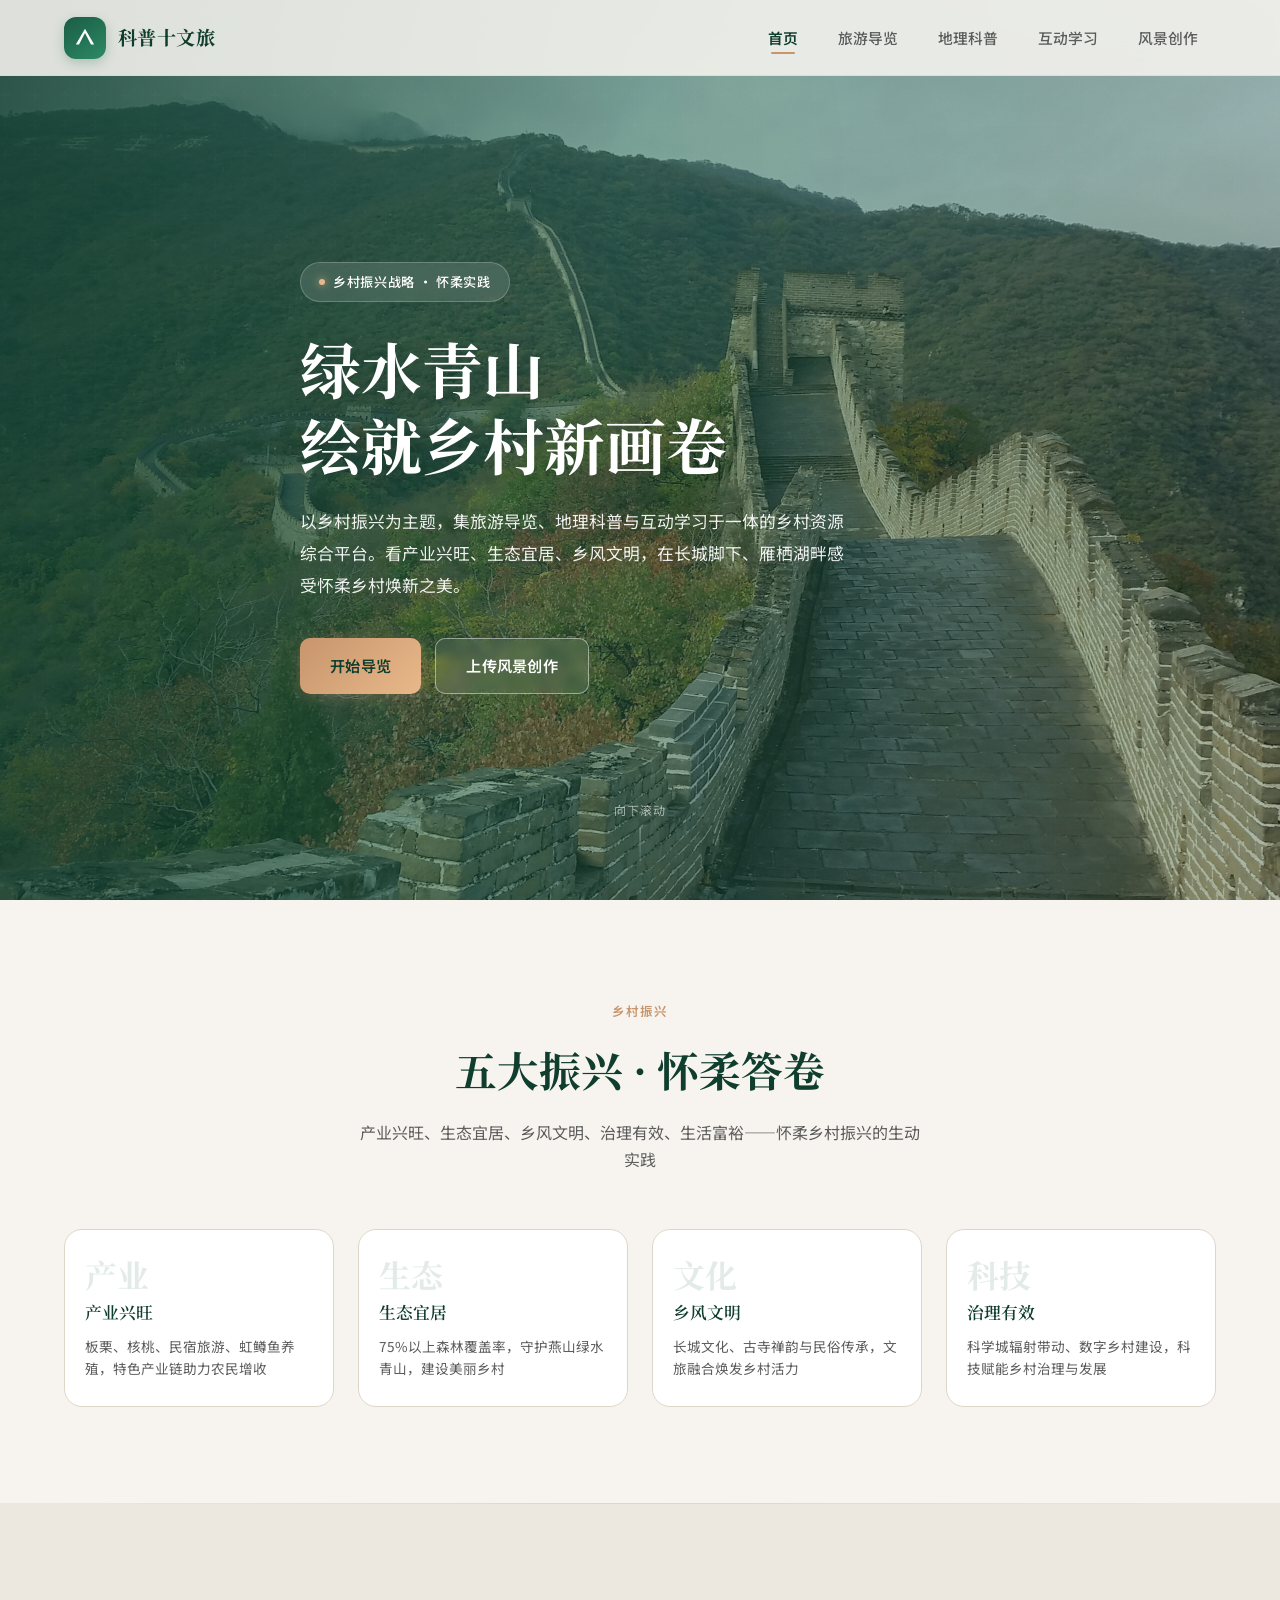
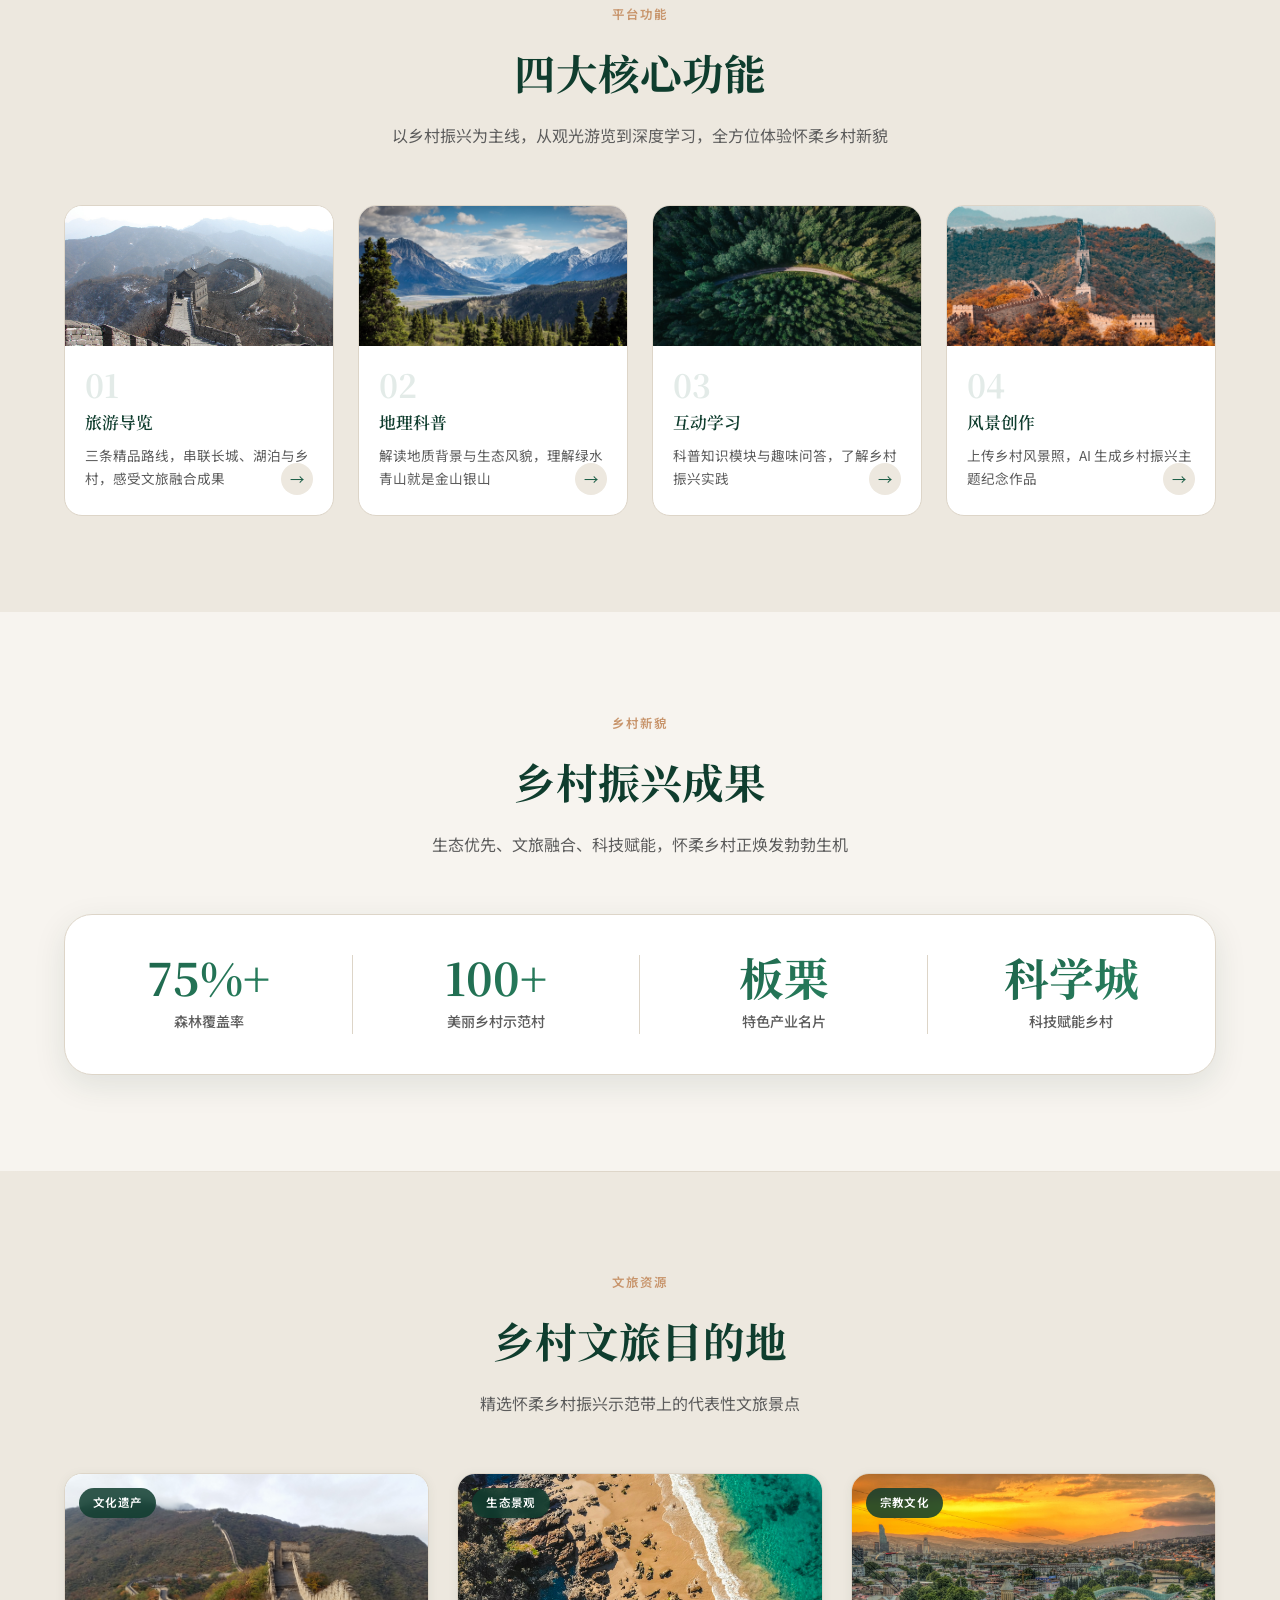
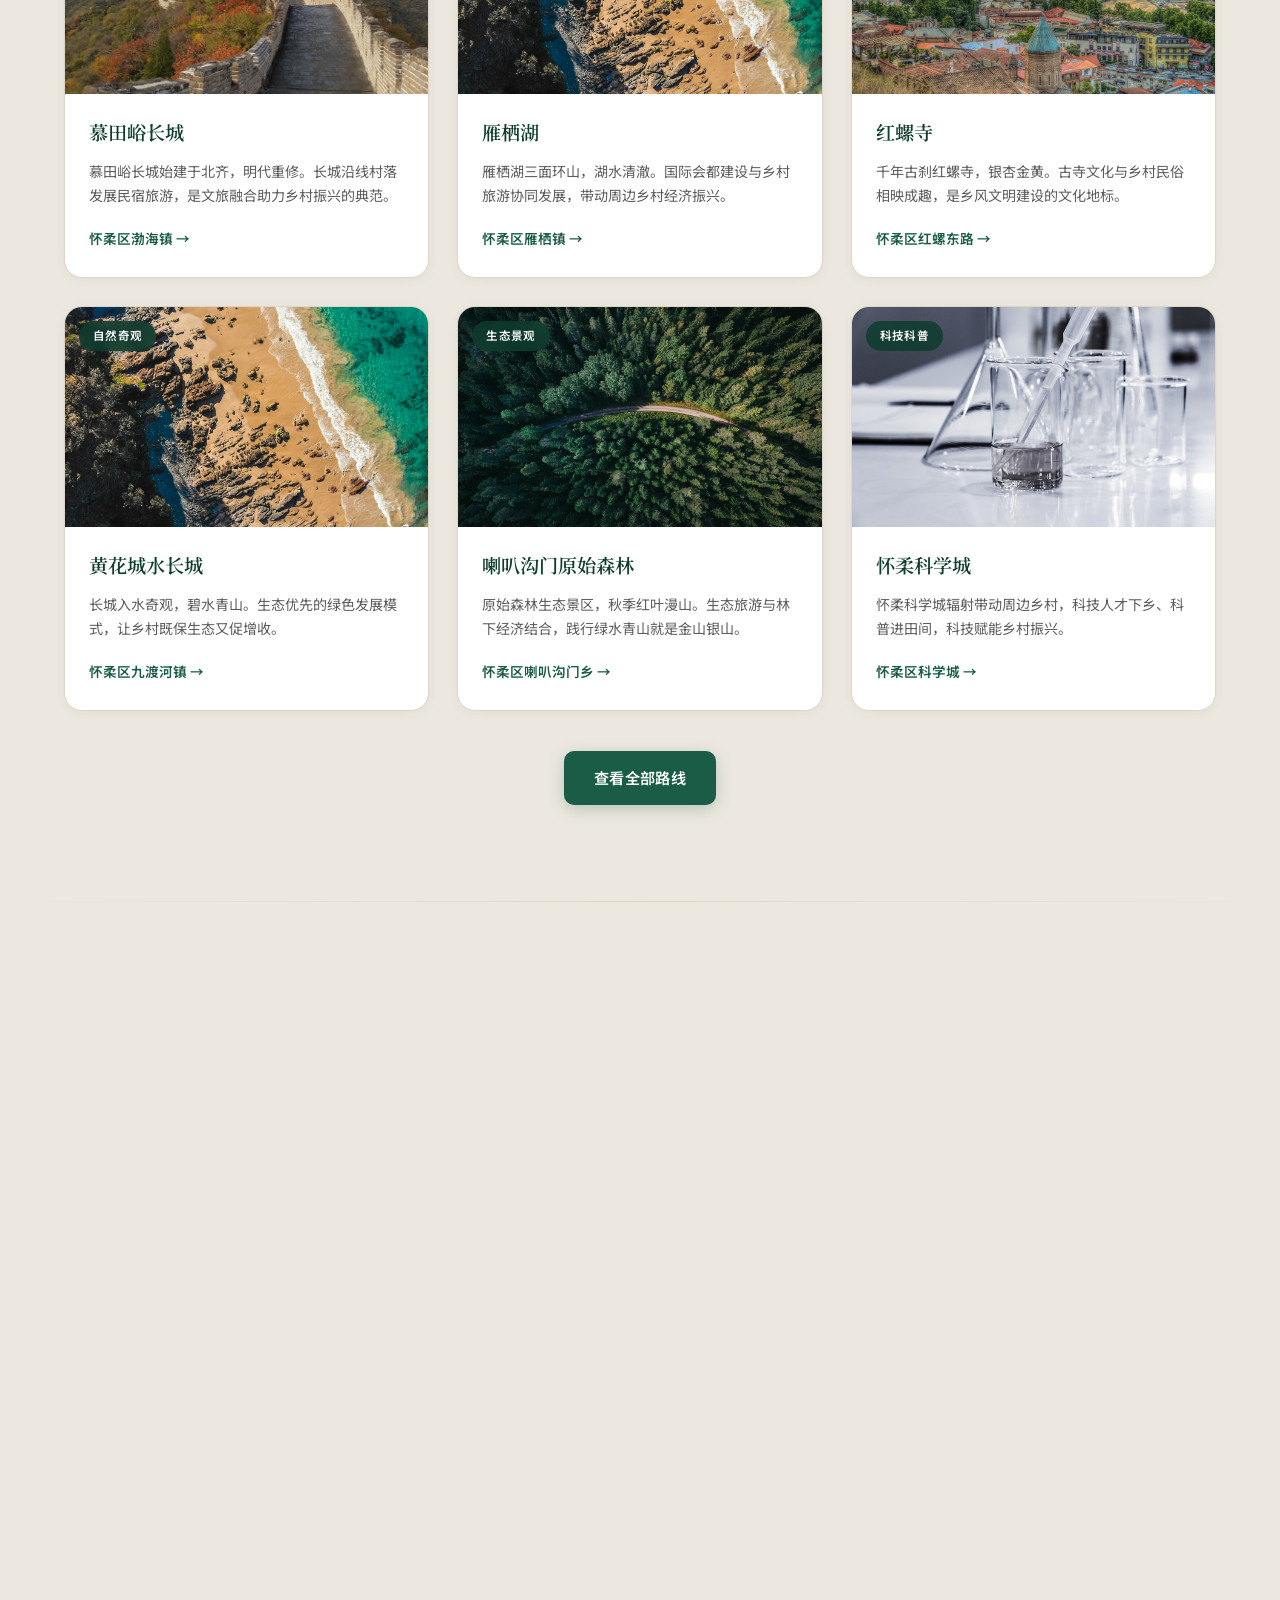
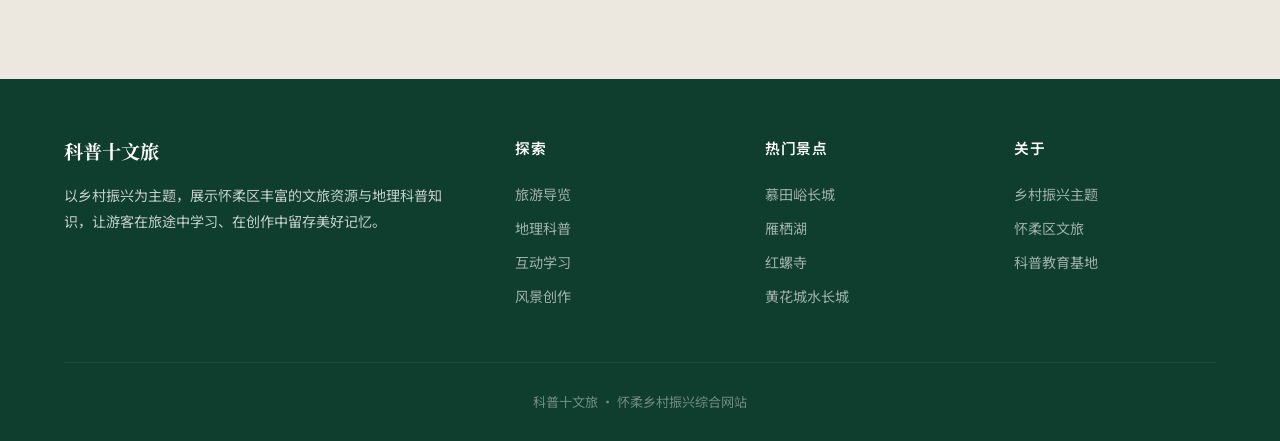
<file: index.html>
<!DOCTYPE html>
<html lang="zh-CN">
<head>
  <meta charset="UTF-8">
  <meta name="viewport" content="width=device-width, initial-scale=1.0">
  <title>科普十文旅 · 怀柔乡村振兴</title>
  <meta name="description" content="以乡村振兴为主题的怀柔乡村资源综合网站 - 旅游导览、地理科普、互动学习与AI风景创作">
  <link rel="stylesheet" href="css/main.css">
  <link rel="stylesheet" href="css/pages.css">
</head>
<body>
  <header class="site-header">
    <div class="container header-inner">
      <a href="index.html" class="logo">
        <span class="logo-icon"></span>
        <span>科普十文旅</span>
      </a>
      <nav class="nav-links">
        <a href="index.html">首页</a>
        <a href="guide.html">旅游导览</a>
        <a href="geography.html">地理科普</a>
        <a href="learn.html">互动学习</a>
        <a href="studio.html">风景创作</a>
      </nav>
      <button class="menu-toggle" aria-label="菜单">
        <span></span><span></span><span></span>
      </button>
    </div>
  </header>

  <section class="hero">
    <div class="hero-bg"></div>
    <div class="container hero-content">
      <span class="hero-tag">乡村振兴战略 · 怀柔实践</span>
      <h1>绿水青山<br>绘就乡村新画卷</h1>
      <p>以乡村振兴为主题，集旅游导览、地理科普与互动学习于一体的乡村资源综合平台。看产业兴旺、生态宜居、乡风文明，在长城脚下、雁栖湖畔感受怀柔乡村焕新之美。</p>
      <div class="hero-actions">
        <a href="guide.html" class="btn btn-primary">开始导览</a>
        <a href="studio.html" class="btn btn-outline">上传风景创作</a>
      </div>
    </div>
    <div class="hero-scroll">向下滚动</div>
  </section>

  <section class="section">
    <div class="container">
      <div class="section-header fade-in">
        <span class="section-label">乡村振兴</span>
        <h2>五大振兴 · 怀柔答卷</h2>
        <p>产业兴旺、生态宜居、乡风文明、治理有效、生活富裕——怀柔乡村振兴的生动实践</p>
      </div>
      <div class="feature-grid" style="margin-bottom:0;">
        <div class="feature-item fade-in" style="cursor:default;">
          <div class="feature-body" style="padding-top:28px;">
            <div class="feature-num">产业</div>
            <h3>产业兴旺</h3>
            <p>板栗、核桃、民宿旅游、虹鳟鱼养殖，特色产业链助力农民增收</p>
          </div>
        </div>
        <div class="feature-item fade-in" style="cursor:default;">
          <div class="feature-body" style="padding-top:28px;">
            <div class="feature-num">生态</div>
            <h3>生态宜居</h3>
            <p>75%以上森林覆盖率，守护燕山绿水青山，建设美丽乡村</p>
          </div>
        </div>
        <div class="feature-item fade-in" style="cursor:default;">
          <div class="feature-body" style="padding-top:28px;">
            <div class="feature-num">文化</div>
            <h3>乡风文明</h3>
            <p>长城文化、古寺禅韵与民俗传承，文旅融合焕发乡村活力</p>
          </div>
        </div>
        <div class="feature-item fade-in" style="cursor:default;">
          <div class="feature-body" style="padding-top:28px;">
            <div class="feature-num">科技</div>
            <h3>治理有效</h3>
            <p>科学城辐射带动、数字乡村建设，科技赋能乡村治理与发展</p>
          </div>
        </div>
      </div>
    </div>
  </section>

  <section class="section section-alt">
    <div class="container">
      <div class="section-header fade-in">
        <span class="section-label">平台功能</span>
        <h2>四大核心功能</h2>
        <p>以乡村振兴为主线，从观光游览到深度学习，全方位体验怀柔乡村新貌</p>
      </div>
      <div class="feature-grid">
        <a href="guide.html" class="feature-item fade-in">
          <div class="feature-thumb"><img src="image/mutianyu2.jpg" alt="旅游导览" loading="lazy"></div>
          <div class="feature-body">
            <div class="feature-num">01</div>
            <h3>旅游导览</h3>
            <p>三条精品路线，串联长城、湖泊与乡村，感受文旅融合成果</p>
          </div>
          <span class="feature-arrow">→</span>
        </a>
        <a href="geography.html" class="feature-item fade-in">
          <div class="feature-thumb"><img src="image/geology.jpg" alt="地理科普" loading="lazy"></div>
          <div class="feature-body">
            <div class="feature-num">02</div>
            <h3>地理科普</h3>
            <p>解读地质背景与生态风貌，理解绿水青山就是金山银山</p>
          </div>
          <span class="feature-arrow">→</span>
        </a>
        <a href="learn.html" class="feature-item fade-in">
          <div class="feature-thumb"><img src="image/forest.jpg" alt="互动学习" loading="lazy"></div>
          <div class="feature-body">
            <div class="feature-num">03</div>
            <h3>互动学习</h3>
            <p>科普知识模块与趣味问答，了解乡村振兴实践</p>
          </div>
          <span class="feature-arrow">→</span>
        </a>
        <a href="studio.html" class="feature-item fade-in">
          <div class="feature-thumb"><img src="image/studio-preview.jpg" alt="风景创作" loading="lazy"></div>
          <div class="feature-body">
            <div class="feature-num">04</div>
            <h3>风景创作</h3>
            <p>上传乡村风景照，AI 生成乡村振兴主题纪念作品</p>
          </div>
          <span class="feature-arrow">→</span>
        </a>
      </div>
    </div>
  </section>

  <section class="section">
    <div class="container">
      <div class="section-header fade-in">
        <span class="section-label">乡村新貌</span>
        <h2>乡村振兴成果</h2>
        <p>生态优先、文旅融合、科技赋能，怀柔乡村正焕发勃勃生机</p>
      </div>
      <div class="stats-bar fade-in">
        <div class="stat-item">
          <div class="stat-number">75%+</div>
          <div class="stat-label">森林覆盖率</div>
        </div>
        <div class="stat-item">
          <div class="stat-number">100+</div>
          <div class="stat-label">美丽乡村示范村</div>
        </div>
        <div class="stat-item">
          <div class="stat-number">板栗</div>
          <div class="stat-label">特色产业名片</div>
        </div>
        <div class="stat-item">
          <div class="stat-number">科学城</div>
          <div class="stat-label">科技赋能乡村</div>
        </div>
      </div>
    </div>
  </section>

  <section class="section section-alt">
    <div class="container">
      <div class="section-header fade-in">
        <span class="section-label">文旅资源</span>
        <h2>乡村文旅目的地</h2>
        <p>精选怀柔乡村振兴示范带上的代表性文旅景点</p>
      </div>
      <div class="card-grid" id="spots-grid"></div>
      <div class="text-center mt-40">
        <a href="guide.html" class="btn btn-secondary">查看全部路线</a>
      </div>
    </div>
  </section>

  <section class="section section-alt">
    <div class="container">
      <div class="section-header fade-in">
        <span class="section-label">AI 创作</span>
        <h2>乡村振兴主题创作</h2>
        <p>记录乡村新貌，用 AI 生成具有乡村振兴主题的图文与海报作品</p>
      </div>
      <div class="ai-steps-grid fade-in">
        <div class="ai-steps-content">
          <h3>三步完成创作</h3>
          <div class="step-list">
            <div class="step-item">
              <span class="step-num">1</span>
              <span class="step-text">上传怀柔乡村风景、田野、民宿或景点照片</span>
            </div>
            <div class="step-item">
              <span class="step-num">2</span>
              <span class="step-text">选择创作类型：乡村振兴主题海报 / 图文游记 / 风景故事</span>
            </div>
            <div class="step-item">
              <span class="step-num">3</span>
              <span class="step-text">七牛云 AI 一键生成，分享你的乡村故事</span>
            </div>
          </div>
          <a href="studio.html" class="btn btn-primary">立即体验</a>
        </div>
        <div class="ai-preview">
          <img src="image/studio-preview.jpg" alt="风景创作预览" loading="lazy">
          <span class="ai-preview-badge">乡村振兴 · AI 创作</span>
        </div>
      </div>
    </div>
  </section>

  <footer class="site-footer">
    <div class="container">
      <div class="footer-grid">
        <div class="footer-brand">
          <h3>科普十文旅</h3>
          <p>以乡村振兴为主题，展示怀柔区丰富的文旅资源与地理科普知识，让游客在旅途中学习、在创作中留存美好记忆。</p>
        </div>
        <div class="footer-col">
          <h4>探索</h4>
          <a href="guide.html">旅游导览</a>
          <a href="geography.html">地理科普</a>
          <a href="learn.html">互动学习</a>
          <a href="studio.html">风景创作</a>
        </div>
        <div class="footer-col">
          <h4>热门景点</h4>
          <a href="guide.html">慕田峪长城</a>
          <a href="guide.html">雁栖湖</a>
          <a href="guide.html">红螺寺</a>
          <a href="guide.html">黄花城水长城</a>
        </div>
        <div class="footer-col">
          <h4>关于</h4>
          <a href="#">乡村振兴主题</a>
          <a href="#">怀柔区文旅</a>
          <a href="#">科普教育基地</a>
        </div>
      </div>
      <div class="footer-bottom">
        <p>科普十文旅 · 怀柔乡村振兴综合网站</p>
      </div>
    </div>
  </footer>

  <script src="js/data.js"></script>
  <script src="js/main.js"></script>
  <script>
    document.addEventListener('DOMContentLoaded', () => {
      renderSpots(document.getElementById('spots-grid'), 6);
    });
  </script>
</body>
</html>
</file>
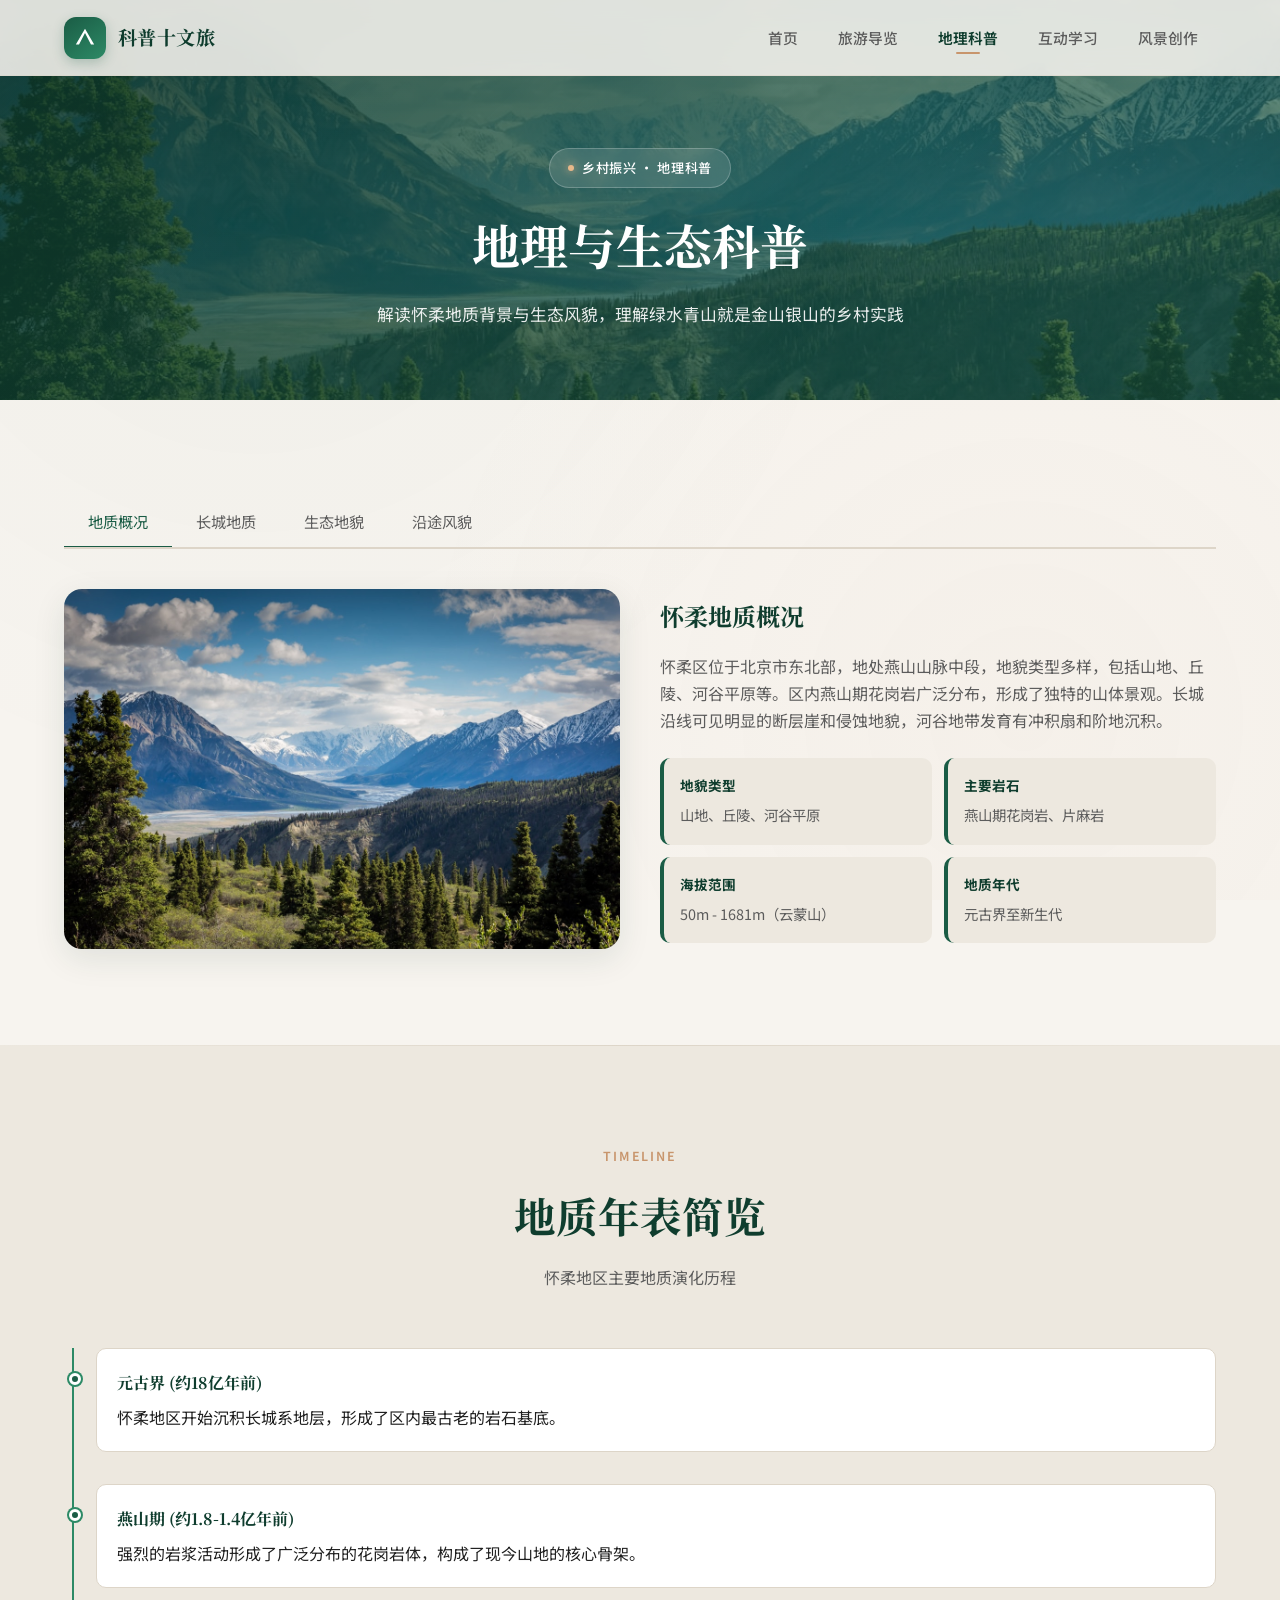
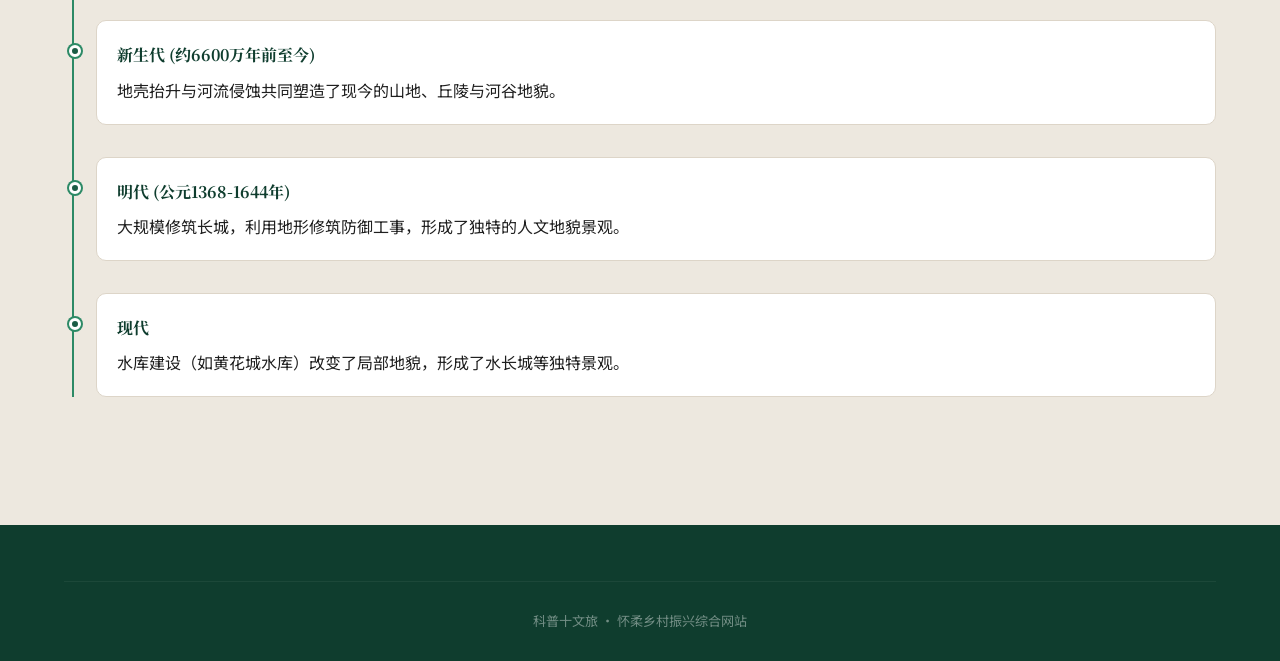
<file: geography.html>
<!DOCTYPE html>
<html lang="zh-CN">
<head>
  <meta charset="UTF-8">
  <meta name="viewport" content="width=device-width, initial-scale=1.0">
  <title>地理科普 · 科普十文旅</title>
  <link rel="stylesheet" href="css/main.css">
  <link rel="stylesheet" href="css/pages.css">
</head>
<body>
  <header class="site-header">
    <div class="container header-inner">
      <a href="index.html" class="logo">
        <span class="logo-icon"></span>
        <span>科普十文旅</span>
      </a>
      <nav class="nav-links">
        <a href="index.html">首页</a>
        <a href="guide.html">旅游导览</a>
        <a href="geography.html">地理科普</a>
        <a href="learn.html">互动学习</a>
        <a href="studio.html">风景创作</a>
      </nav>
      <button class="menu-toggle" aria-label="菜单"><span></span><span></span><span></span></button>
    </div>
  </header>

  <section class="page-hero page-hero-geo">
    <div class="page-hero-bg"></div>
    <div class="container">
      <span class="hero-tag" style="margin-bottom:16px;">乡村振兴 · 地理科普</span>
      <h1>地理与生态科普</h1>
      <p>解读怀柔地质背景与生态风貌，理解绿水青山就是金山银山的乡村实践</p>
    </div>
  </section>

  <section class="section">
    <div class="container">
      <div class="geo-tabs" id="geo-tabs">
        <button class="geo-tab active" data-panel="overview">地质概况</button>
        <button class="geo-tab" data-panel="greatwall">长城地质</button>
        <button class="geo-tab" data-panel="ecology">生态地貌</button>
        <button class="geo-tab" data-panel="scenery">沿途风貌</button>
      </div>
      <div id="geo-panels"></div>
    </div>
  </section>

  <section class="section section-alt">
    <div class="container">
      <div class="section-header">
        <span class="section-label">Timeline</span>
        <h2>地质年表简览</h2>
        <p>怀柔地区主要地质演化历程</p>
      </div>
      <div class="timeline" id="geo-timeline"></div>
    </div>
  </section>

  <footer class="site-footer">
    <div class="container"><div class="footer-bottom"><p>科普十文旅 · 怀柔乡村振兴综合网站</p></div></div>
  </footer>

  <script src="js/data.js"></script>
  <script src="js/main.js"></script>
  <script src="js/geography.js"></script>
</body>
</html>
</file>
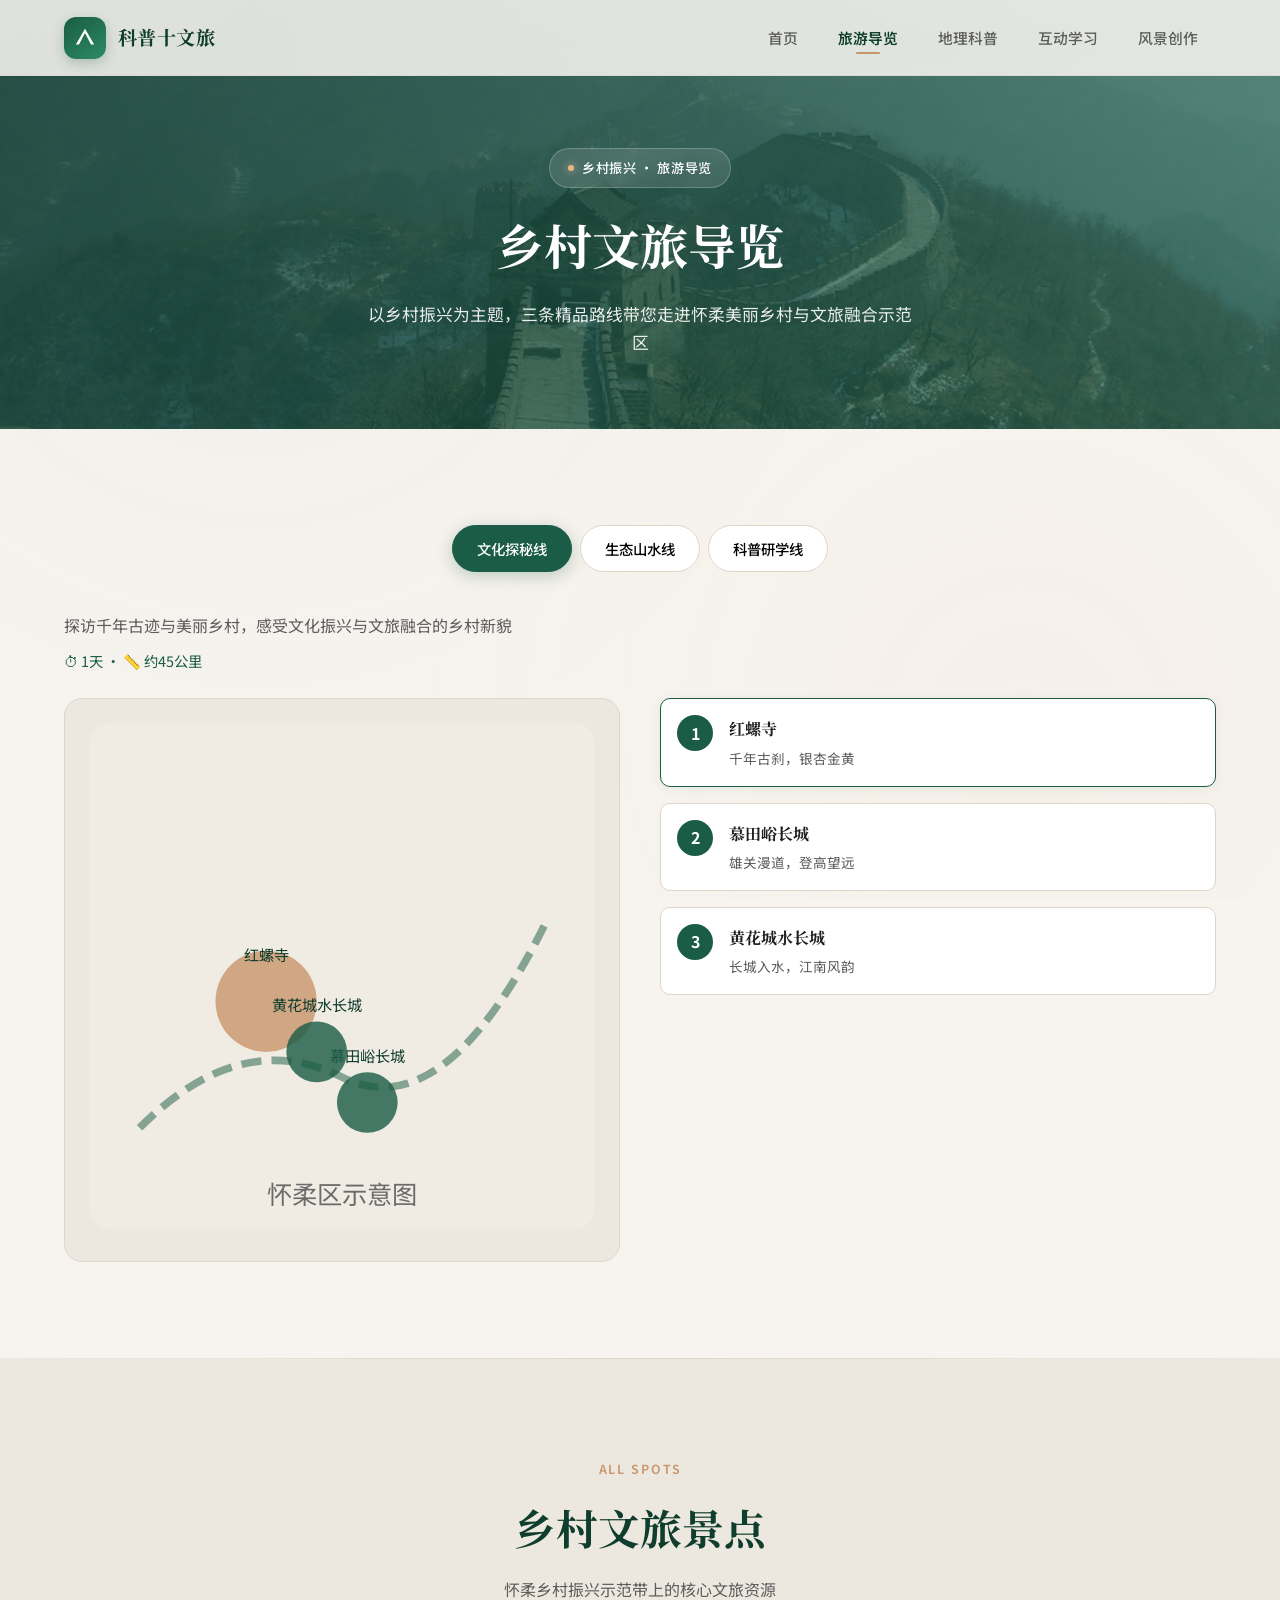
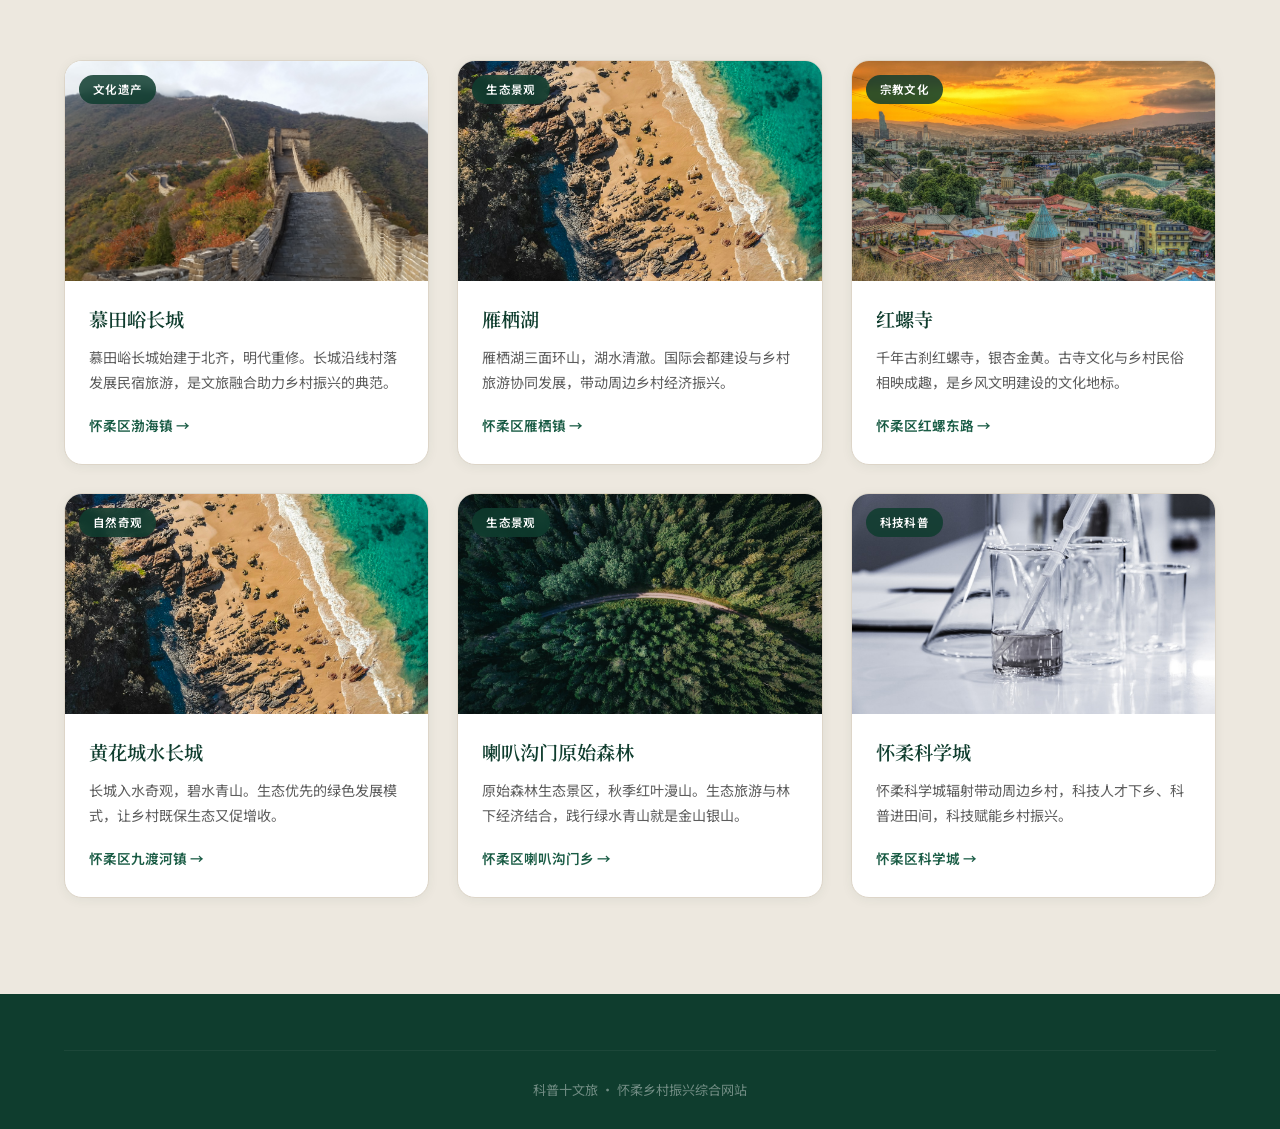
<file: guide.html>
<!DOCTYPE html>
<html lang="zh-CN">
<head>
  <meta charset="UTF-8">
  <meta name="viewport" content="width=device-width, initial-scale=1.0">
  <title>旅游导览 · 科普十文旅</title>
  <link rel="stylesheet" href="css/main.css">
  <link rel="stylesheet" href="css/pages.css">
</head>
<body>
  <header class="site-header">
    <div class="container header-inner">
      <a href="index.html" class="logo">
        <span class="logo-icon"></span>
        <span>科普十文旅</span>
      </a>
      <nav class="nav-links">
        <a href="index.html">首页</a>
        <a href="guide.html">旅游导览</a>
        <a href="geography.html">地理科普</a>
        <a href="learn.html">互动学习</a>
        <a href="studio.html">风景创作</a>
      </nav>
      <button class="menu-toggle" aria-label="菜单"><span></span><span></span><span></span></button>
    </div>
  </header>

  <section class="page-hero page-hero-guide">
    <div class="page-hero-bg"></div>
    <div class="container">
      <span class="hero-tag" style="margin-bottom:16px;">乡村振兴 · 旅游导览</span>
      <h1>乡村文旅导览</h1>
      <p>以乡村振兴为主题，三条精品路线带您走进怀柔美丽乡村与文旅融合示范区</p>
    </div>
  </section>

  <section class="section">
    <div class="container">
      <div class="route-tabs" id="route-tabs"></div>
      <div id="route-details"></div>
    </div>
  </section>

  <section class="section section-alt">
    <div class="container">
      <div class="section-header">
        <span class="section-label">All Spots</span>
        <h2>乡村文旅景点</h2>
        <p>怀柔乡村振兴示范带上的核心文旅资源</p>
      </div>
      <div class="card-grid" id="all-spots"></div>
    </div>
  </section>

  <footer class="site-footer">
    <div class="container"><div class="footer-bottom"><p>科普十文旅 · 怀柔乡村振兴综合网站</p></div></div>
  </footer>

  <script src="js/data.js"></script>
  <script src="js/main.js"></script>
  <script src="js/guide.js"></script>
</body>
</html>
</file>
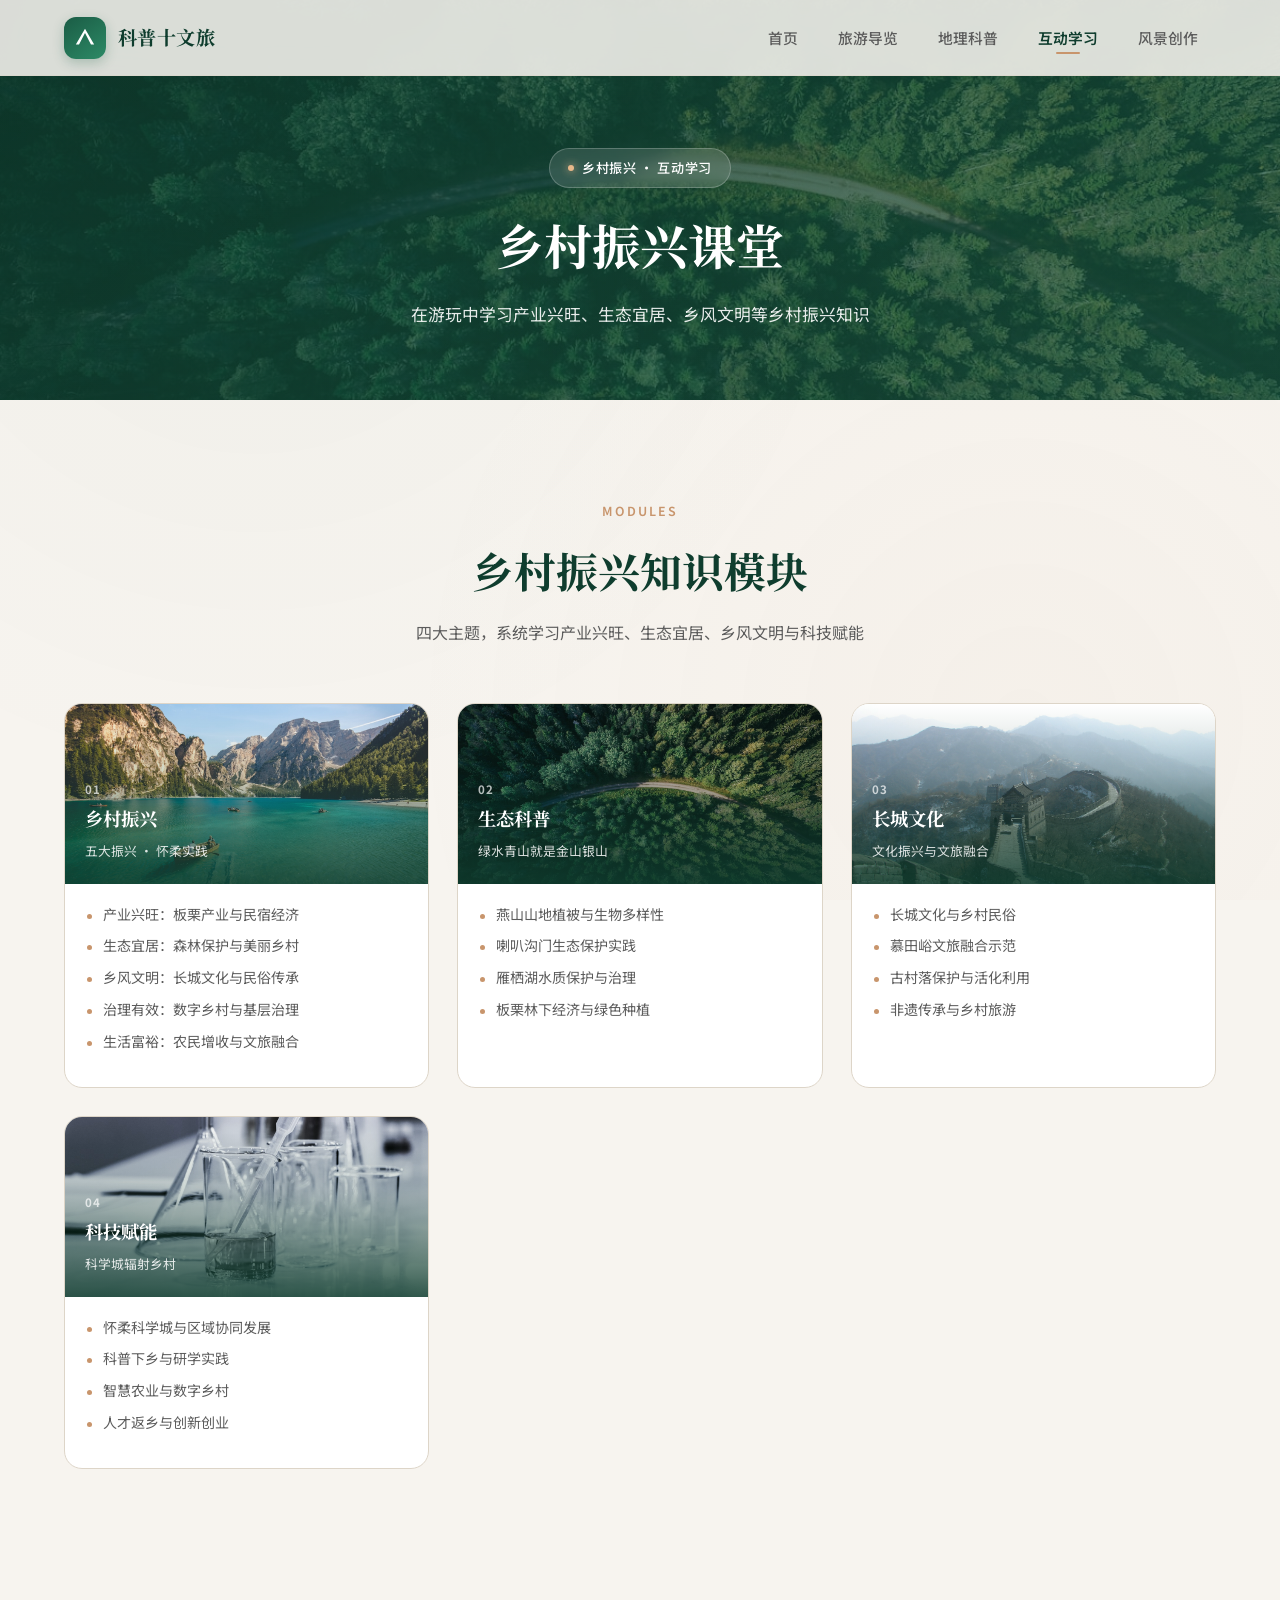
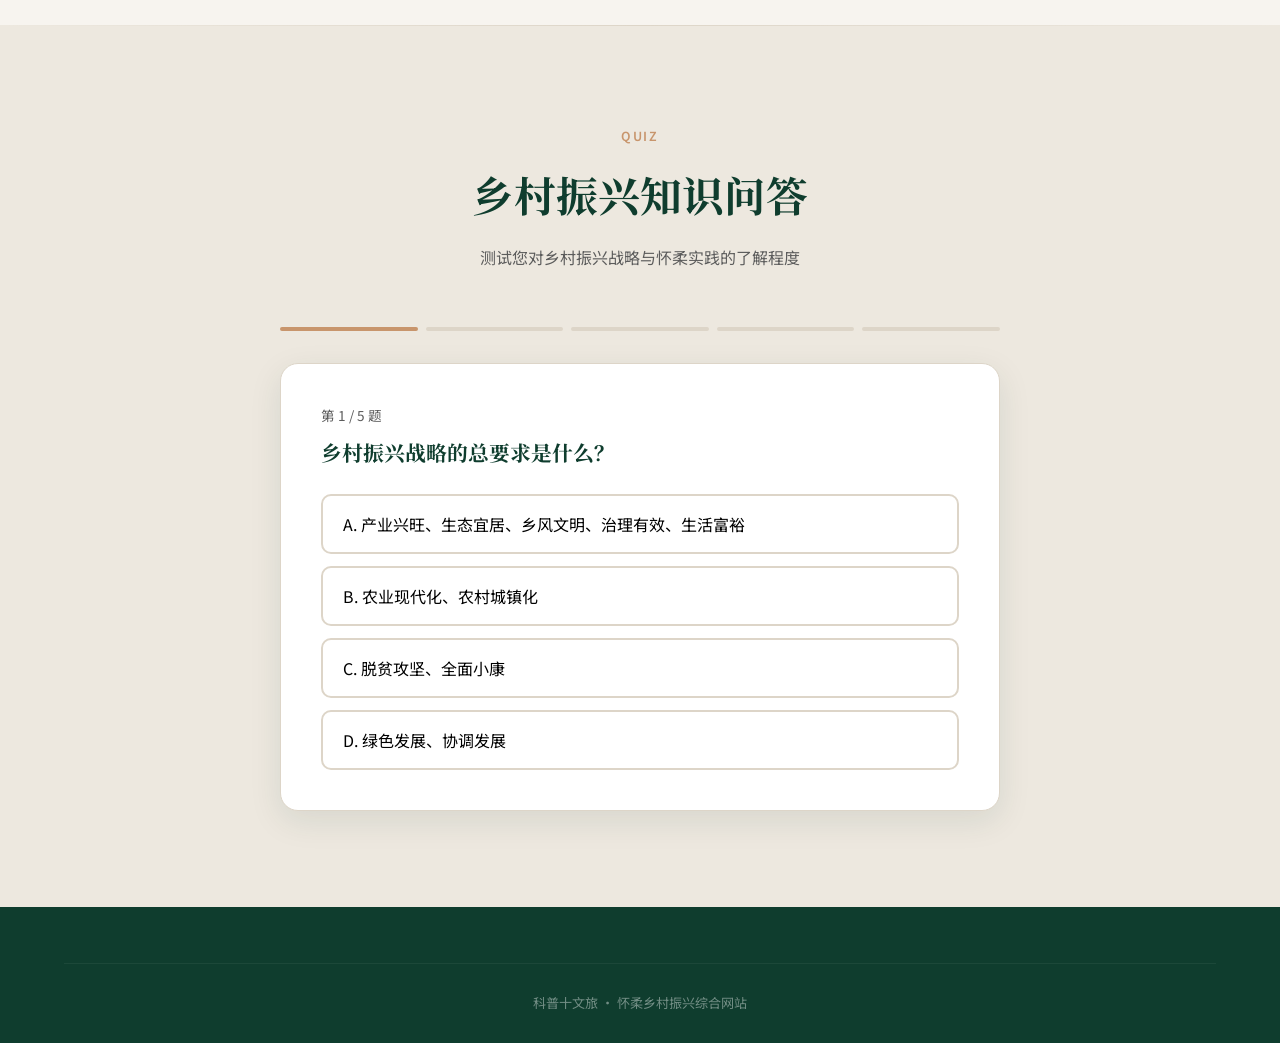
<file: learn.html>
<!DOCTYPE html>
<html lang="zh-CN">
<head>
  <meta charset="UTF-8">
  <meta name="viewport" content="width=device-width, initial-scale=1.0">
  <title>互动学习 · 科普十文旅</title>
  <link rel="stylesheet" href="css/main.css">
  <link rel="stylesheet" href="css/pages.css">
</head>
<body>
  <header class="site-header">
    <div class="container header-inner">
      <a href="index.html" class="logo">
        <span class="logo-icon"></span>
        <span>科普十文旅</span>
      </a>
      <nav class="nav-links">
        <a href="index.html">首页</a>
        <a href="guide.html">旅游导览</a>
        <a href="geography.html">地理科普</a>
        <a href="learn.html">互动学习</a>
        <a href="studio.html">风景创作</a>
      </nav>
      <button class="menu-toggle" aria-label="菜单"><span></span><span></span><span></span></button>
    </div>
  </header>

  <section class="page-hero page-hero-learn">
    <div class="page-hero-bg"></div>
    <div class="container">
      <span class="hero-tag" style="margin-bottom:16px;">乡村振兴 · 互动学习</span>
      <h1>乡村振兴课堂</h1>
      <p>在游玩中学习产业兴旺、生态宜居、乡风文明等乡村振兴知识</p>
    </div>
  </section>

  <section class="section">
    <div class="container">
      <div class="section-header">
        <span class="section-label">Modules</span>
        <h2>乡村振兴知识模块</h2>
        <p>四大主题，系统学习产业兴旺、生态宜居、乡风文明与科技赋能</p>
      </div>
      <div class="learn-modules" id="learn-modules"></div>
    </div>
  </section>

  <section class="section section-alt">
    <div class="container">
      <div class="section-header">
        <span class="section-label">Quiz</span>
        <h2>乡村振兴知识问答</h2>
        <p>测试您对乡村振兴战略与怀柔实践的了解程度</p>
      </div>
      <div class="quiz-container" id="quiz-container"></div>
    </div>
  </section>

  <footer class="site-footer">
    <div class="container"><div class="footer-bottom"><p>科普十文旅 · 怀柔乡村振兴综合网站</p></div></div>
  </footer>

  <script src="js/data.js"></script>
  <script src="js/main.js"></script>
  <script src="js/learn.js"></script>
</body>
</html>
</file>
<file: css/main.css>
@import url('https://fonts.googleapis.com/css2?family=Noto+Sans+SC:wght@300;400;500;600;700&family=Noto+Serif+SC:wght@400;600;700&display=swap');
@import url('variables.css');

*, *::before, *::after {
  box-sizing: border-box;
  margin: 0;
  padding: 0;
}

html {
  scroll-behavior: smooth;
  font-size: 16px;
}

body {
  font-family: var(--font-sans);
  color: var(--color-text);
  background: var(--color-bg);
  line-height: 1.7;
  overflow-x: hidden;
  -webkit-font-smoothing: antialiased;
}

body::before {
  content: '';
  position: fixed;
  inset: 0;
  background-image: radial-gradient(circle at 20% 20%, rgba(26, 92, 69, 0.03) 0%, transparent 50%),
    radial-gradient(circle at 80% 80%, rgba(200, 149, 108, 0.04) 0%, transparent 50%);
  pointer-events: none;
  z-index: -1;
}

img {
  max-width: 100%;
  height: auto;
  display: block;
}

a {
  color: inherit;
  text-decoration: none;
}

ul { list-style: none; }

.container {
  width: min(1180px, 90vw);
  margin: 0 auto;
}

/* Header */
.site-header {
  position: fixed;
  top: 0;
  left: 0;
  right: 0;
  height: var(--header-height);
  background: rgba(247, 244, 239, 0.88);
  backdrop-filter: blur(16px) saturate(1.2);
  border-bottom: 1px solid rgba(221, 213, 200, 0.6);
  z-index: 1000;
  transition: var(--transition);
}

.site-header.scrolled {
  background: rgba(255, 255, 255, 0.95);
  box-shadow: var(--shadow-sm);
}

.header-inner {
  display: flex;
  align-items: center;
  justify-content: space-between;
  height: 100%;
}

.logo {
  display: flex;
  align-items: center;
  gap: 12px;
  font-family: var(--font-serif);
  font-weight: 700;
  font-size: 1.2rem;
  color: var(--color-primary-dark);
  letter-spacing: 0.02em;
}

.logo-icon {
  width: 42px;
  height: 42px;
  background: linear-gradient(145deg, var(--color-primary), var(--color-primary-light));
  border-radius: 12px;
  display: flex;
  align-items: center;
  justify-content: center;
  box-shadow: 0 4px 12px rgba(26, 92, 69, 0.25);
}

.logo-icon svg {
  width: 22px;
  height: 22px;
  fill: white;
}

.nav-links {
  display: flex;
  gap: 4px;
}

.nav-links a {
  position: relative;
  padding: 10px 18px;
  border-radius: var(--radius-sm);
  font-size: 0.92rem;
  font-weight: 500;
  color: var(--color-text-muted);
  transition: var(--transition);
}

.nav-links a::after {
  content: '';
  position: absolute;
  bottom: 6px;
  left: 50%;
  width: 0;
  height: 2px;
  background: var(--color-accent);
  transition: var(--transition);
  transform: translateX(-50%);
  border-radius: 1px;
}

.nav-links a:hover {
  color: var(--color-primary);
}

.nav-links a:hover::after,
.nav-links a.active::after {
  width: 24px;
}

.nav-links a.active {
  color: var(--color-primary-dark);
  font-weight: 600;
}

.menu-toggle {
  display: none;
  background: none;
  border: none;
  cursor: pointer;
  padding: 8px;
}

.menu-toggle span {
  display: block;
  width: 22px;
  height: 2px;
  background: var(--color-primary);
  margin: 5px 0;
  border-radius: 1px;
  transition: var(--transition);
}

/* Hero */
.hero {
  position: relative;
  min-height: 100vh;
  display: flex;
  align-items: center;
  padding-top: var(--header-height);
  overflow: hidden;
}

.hero-bg {
  position: absolute;
  inset: 0;
  background:
    linear-gradient(105deg, rgba(15, 61, 46, 0.88) 0%, rgba(26, 92, 69, 0.55) 45%, rgba(15, 61, 46, 0.35) 100%),
    url('../image/hero.jpg') center/cover no-repeat;
  z-index: -2;
  transform: scale(1.02);
  animation: heroZoom 20s ease-in-out infinite alternate;
}

@keyframes heroZoom {
  from { transform: scale(1.02); }
  to { transform: scale(1.08); }
}

.hero::after {
  content: '';
  position: absolute;
  inset: 0;
  background: url("data:image/svg+xml,%3Csvg width='60' height='60' viewBox='0 0 60 60' xmlns='http://www.w3.org/2000/svg'%3E%3Cg fill='none' fill-rule='evenodd'%3E%3Cg fill='%23ffffff' fill-opacity='0.03'%3E%3Cpath d='M36 34v-4h-2v4h-4v2h4v4h2v-4h4v-2h-4zm0-30V0h-2v4h-4v2h4v4h2V6h4V4h-4zM6 34v-4H4v4H0v2h4v4h2v-4h4v-2H6zM6 4V0H4v4H0v2h4v4h2V6h4V4H6z'/%3E%3C/g%3E%3C/g%3E%3C/svg%3E");
  z-index: -1;
  opacity: 0.5;
}

.hero-content {
  color: white;
  max-width: 680px;
  padding: 80px 0 100px;
}

.hero-tag {
  display: inline-flex;
  align-items: center;
  gap: 8px;
  padding: 8px 18px;
  background: rgba(255, 255, 255, 0.12);
  border: 1px solid rgba(255, 255, 255, 0.22);
  border-radius: 30px;
  font-size: 0.82rem;
  font-weight: 500;
  margin-bottom: 28px;
  backdrop-filter: blur(8px);
  letter-spacing: 0.05em;
}

.hero-tag::before {
  content: '';
  width: 6px;
  height: 6px;
  background: var(--color-accent-light);
  border-radius: 50%;
  box-shadow: 0 0 8px var(--color-accent-light);
}

.hero h1 {
  font-family: var(--font-serif);
  font-size: clamp(2.4rem, 5.5vw, 3.8rem);
  line-height: 1.25;
  margin-bottom: 24px;
  font-weight: 700;
  text-shadow: 0 2px 24px rgba(0, 0, 0, 0.2);
}

.hero p {
  font-size: 1.05rem;
  opacity: 0.92;
  margin-bottom: 36px;
  line-height: 1.9;
  max-width: 560px;
}

.hero-actions {
  display: flex;
  gap: 14px;
  flex-wrap: wrap;
}

.hero-scroll {
  position: absolute;
  bottom: 32px;
  left: 50%;
  transform: translateX(-50%);
  color: rgba(255, 255, 255, 0.6);
  font-size: 0.75rem;
  letter-spacing: 0.1em;
  display: flex;
  flex-direction: column;
  align-items: center;
  gap: 8px;
}

.hero-scroll::after {
  content: '';
  width: 1px;
  height: 40px;
  background: linear-gradient(to bottom, rgba(255,255,255,0.5), transparent);
  animation: scrollLine 2s ease infinite;
}

@keyframes scrollLine {
  0%, 100% { opacity: 0.3; transform: scaleY(0.6); }
  50% { opacity: 1; transform: scaleY(1); }
}

/* Buttons */
.btn {
  display: inline-flex;
  align-items: center;
  gap: 8px;
  padding: 14px 30px;
  border-radius: var(--radius-sm);
  font-size: 0.95rem;
  font-weight: 600;
  border: none;
  cursor: pointer;
  transition: var(--transition);
  font-family: inherit;
  letter-spacing: 0.02em;
}

.btn-primary {
  background: linear-gradient(135deg, var(--color-accent), var(--color-accent-light));
  color: var(--color-primary-dark);
  box-shadow: 0 4px 16px rgba(200, 149, 108, 0.35);
}

.btn-primary:hover {
  transform: translateY(-3px);
  box-shadow: 0 8px 28px rgba(200, 149, 108, 0.45);
}

.btn-outline {
  background: rgba(255, 255, 255, 0.08);
  color: white;
  border: 1.5px solid rgba(255, 255, 255, 0.45);
  backdrop-filter: blur(4px);
}

.btn-outline:hover {
  background: rgba(255, 255, 255, 0.18);
  border-color: white;
}

.btn-secondary {
  background: var(--color-primary);
  color: white;
  box-shadow: 0 4px 16px rgba(26, 92, 69, 0.25);
}

.btn-secondary:hover {
  background: var(--color-primary-dark);
  transform: translateY(-3px);
  box-shadow: var(--shadow-md);
}

/* Sections */
.section {
  padding: 96px 0;
  position: relative;
}

.section-header {
  text-align: center;
  margin-bottom: 56px;
}

.section-label {
  display: inline-block;
  font-size: 0.78rem;
  font-weight: 600;
  letter-spacing: 0.15em;
  text-transform: uppercase;
  color: var(--color-accent);
  margin-bottom: 12px;
}

.section-header h2 {
  font-family: var(--font-serif);
  font-size: clamp(1.9rem, 3.5vw, 2.6rem);
  color: var(--color-primary-dark);
  margin-bottom: 14px;
  font-weight: 700;
}

.section-header p {
  color: var(--color-text-muted);
  max-width: 560px;
  margin: 0 auto;
  font-size: 1rem;
}

.section-alt {
  background: var(--color-bg-alt);
}

.section-alt::before {
  content: '';
  position: absolute;
  top: 0;
  left: 0;
  right: 0;
  height: 1px;
  background: linear-gradient(90deg, transparent, var(--color-border), transparent);
}

/* Cards */
.card-grid {
  display: grid;
  grid-template-columns: repeat(auto-fill, minmax(300px, 1fr));
  gap: 28px;
}

.card {
  background: var(--color-surface);
  border-radius: var(--radius-md);
  overflow: hidden;
  box-shadow: var(--shadow-sm);
  transition: var(--transition);
  border: 1px solid var(--color-border);
}

.card:hover {
  transform: translateY(-8px);
  box-shadow: var(--shadow-lg);
  border-color: rgba(26, 92, 69, 0.15);
}

.card-image {
  height: 220px;
  overflow: hidden;
  position: relative;
}

.card-image::after {
  content: '';
  position: absolute;
  inset: 0;
  background: linear-gradient(to top, rgba(15, 61, 46, 0.35) 0%, transparent 50%);
  opacity: 0;
  transition: var(--transition);
}

.card:hover .card-image::after {
  opacity: 1;
}

.card-image img {
  width: 100%;
  height: 100%;
  object-fit: cover;
  transition: transform 0.6s cubic-bezier(0.4, 0, 0.2, 1);
}

.card:hover .card-image img {
  transform: scale(1.06);
}

.card-badge {
  position: absolute;
  top: 14px;
  left: 14px;
  padding: 5px 14px;
  background: rgba(15, 61, 46, 0.85);
  color: white;
  font-size: 0.72rem;
  font-weight: 600;
  border-radius: 20px;
  backdrop-filter: blur(4px);
  letter-spacing: 0.03em;
  z-index: 1;
}

.card-body {
  padding: 22px 24px 26px;
}

.card-body h3 {
  font-family: var(--font-serif);
  font-size: 1.2rem;
  margin-bottom: 10px;
  color: var(--color-primary-dark);
  font-weight: 600;
}

.card-body p {
  font-size: 0.88rem;
  color: var(--color-text-muted);
  margin-bottom: 16px;
  line-height: 1.75;
  display: -webkit-box;
  -webkit-line-clamp: 3;
  -webkit-box-orient: vertical;
  overflow: hidden;
}

.card-link {
  color: var(--color-primary);
  font-weight: 600;
  font-size: 0.85rem;
  display: inline-flex;
  align-items: center;
  gap: 6px;
  transition: var(--transition);
}

.card-link:hover {
  color: var(--color-primary-light);
  gap: 10px;
}

/* Feature blocks */
.feature-grid {
  display: grid;
  grid-template-columns: repeat(4, 1fr);
  gap: 24px;
}

.feature-item {
  position: relative;
  padding: 0;
  background: var(--color-surface);
  border-radius: var(--radius-md);
  border: 1px solid var(--color-border);
  transition: var(--transition);
  overflow: hidden;
  display: block;
}

.feature-item:hover {
  border-color: rgba(26, 92, 69, 0.2);
  box-shadow: var(--shadow-md);
  transform: translateY(-4px);
}

.feature-thumb {
  height: 140px;
  overflow: hidden;
}

.feature-thumb img {
  width: 100%;
  height: 100%;
  object-fit: cover;
  transition: transform 0.5s ease;
}

.feature-item:hover .feature-thumb img {
  transform: scale(1.08);
}

.feature-body {
  padding: 22px 20px 26px;
}

.feature-num {
  font-family: var(--font-serif);
  font-size: 2rem;
  font-weight: 700;
  color: rgba(26, 92, 69, 0.12);
  line-height: 1;
  margin-bottom: 8px;
}

.feature-item h3 {
  font-family: var(--font-serif);
  margin-bottom: 8px;
  color: var(--color-primary-dark);
  font-size: 1.05rem;
  font-weight: 600;
}

.feature-item p {
  font-size: 0.85rem;
  color: var(--color-text-muted);
  line-height: 1.65;
}

.feature-arrow {
  position: absolute;
  bottom: 20px;
  right: 20px;
  width: 32px;
  height: 32px;
  border-radius: 50%;
  background: var(--color-bg-alt);
  display: flex;
  align-items: center;
  justify-content: center;
  font-size: 0.9rem;
  color: var(--color-primary);
  transition: var(--transition);
}

.feature-item:hover .feature-arrow {
  background: var(--color-primary);
  color: white;
}

/* Stats */
.stats-bar {
  display: grid;
  grid-template-columns: repeat(4, 1fr);
  gap: 0;
  background: var(--color-surface);
  border-radius: var(--radius-lg);
  border: 1px solid var(--color-border);
  overflow: hidden;
  box-shadow: var(--shadow-md);
}

.stat-item {
  text-align: center;
  padding: 40px 24px;
  position: relative;
  color: var(--color-primary-dark);
}

.stat-item:not(:last-child)::after {
  content: '';
  position: absolute;
  right: 0;
  top: 25%;
  height: 50%;
  width: 1px;
  background: var(--color-border);
}

.stat-number {
  font-family: var(--font-serif);
  font-size: 2.8rem;
  font-weight: 700;
  line-height: 1;
  margin-bottom: 10px;
  background: linear-gradient(135deg, var(--color-primary), var(--color-primary-light));
  -webkit-background-clip: text;
  -webkit-text-fill-color: transparent;
  background-clip: text;
}

.stat-label {
  font-size: 0.88rem;
  color: var(--color-text-muted);
  font-weight: 500;
}

/* AI steps section */
.ai-steps-grid {
  display: grid;
  grid-template-columns: 1fr 1fr;
  gap: 48px;
  align-items: center;
}

.ai-steps-content h3 {
  font-family: var(--font-serif);
  font-size: 1.6rem;
  margin-bottom: 28px;
  color: var(--color-primary-dark);
}

.step-list {
  display: flex;
  flex-direction: column;
  gap: 20px;
  margin-bottom: 32px;
}

.step-item {
  display: flex;
  gap: 18px;
  align-items: flex-start;
}

.step-num {
  width: 40px;
  height: 40px;
  background: linear-gradient(135deg, var(--color-primary), var(--color-primary-light));
  color: white;
  border-radius: 12px;
  display: flex;
  align-items: center;
  justify-content: center;
  font-weight: 700;
  font-size: 1rem;
  flex-shrink: 0;
  box-shadow: 0 4px 12px rgba(26, 92, 69, 0.2);
}

.step-text {
  padding-top: 8px;
  font-size: 0.95rem;
  color: var(--color-text);
  line-height: 1.6;
}

.ai-preview {
  border-radius: var(--radius-lg);
  overflow: hidden;
  box-shadow: var(--shadow-lg);
  position: relative;
}

.ai-preview img {
  width: 100%;
  height: 380px;
  object-fit: cover;
}

.ai-preview-badge {
  position: absolute;
  bottom: 20px;
  left: 20px;
  padding: 10px 18px;
  background: rgba(255, 255, 255, 0.92);
  border-radius: var(--radius-sm);
  font-size: 0.82rem;
  font-weight: 600;
  color: var(--color-primary-dark);
  backdrop-filter: blur(8px);
}

/* Page header */
.page-hero {
  position: relative;
  padding: calc(var(--header-height) + 72px) 0 72px;
  color: white;
  text-align: center;
  overflow: hidden;
}

.page-hero-bg {
  position: absolute;
  inset: 0;
  background-size: cover;
  background-position: center;
  z-index: -2;
}

.page-hero::before {
  content: '';
  position: absolute;
  inset: 0;
  background: linear-gradient(135deg, rgba(15, 61, 46, 0.82), rgba(26, 92, 69, 0.65));
  z-index: -1;
}

.page-hero h1 {
  font-family: var(--font-serif);
  font-size: clamp(2.2rem, 4.5vw, 3rem);
  margin-bottom: 14px;
  font-weight: 700;
}

.page-hero p {
  opacity: 0.9;
  max-width: 560px;
  margin: 0 auto;
  font-size: 1.05rem;
}

.page-hero-guide .page-hero-bg { background-image: url('../image/mutianyu2.jpg'); }
.page-hero-geo .page-hero-bg { background-image: url('../image/geology.jpg'); }
.page-hero-learn .page-hero-bg { background-image: url('../image/forest.jpg'); }
.page-hero-studio .page-hero-bg { background-image: url('../image/studio-preview.jpg'); }

/* Footer */
.site-footer {
  background: var(--color-primary-dark);
  color: rgba(255, 255, 255, 0.75);
  padding: 56px 0 28px;
}

.footer-grid {
  display: grid;
  grid-template-columns: 2fr 1fr 1fr 1fr;
  gap: 48px;
  margin-bottom: 48px;
}

.footer-brand h3 {
  font-family: var(--font-serif);
  color: white;
  margin-bottom: 14px;
  font-size: 1.2rem;
}

.footer-brand p {
  font-size: 0.88rem;
  line-height: 1.85;
}

.footer-col h4 {
  color: white;
  margin-bottom: 18px;
  font-size: 0.92rem;
  font-weight: 600;
  letter-spacing: 0.05em;
}

.footer-col a {
  display: block;
  font-size: 0.88rem;
  padding: 5px 0;
  transition: var(--transition);
  opacity: 0.8;
}

.footer-col a:hover {
  color: var(--color-accent-light);
  opacity: 1;
  padding-left: 4px;
}

.footer-bottom {
  border-top: 1px solid rgba(255, 255, 255, 0.1);
  padding-top: 28px;
  text-align: center;
  font-size: 0.82rem;
  opacity: 0.55;
}

.text-center { text-align: center; }
.mt-40 { margin-top: 40px; }

/* Animations */
.fade-in {
  opacity: 0;
  transform: translateY(28px);
  transition: opacity 0.7s ease, transform 0.7s ease;
}

.fade-in.visible {
  opacity: 1;
  transform: translateY(0);
}

/* Responsive */
@media (max-width: 1024px) {
  .feature-grid {
    grid-template-columns: repeat(2, 1fr);
  }
}

@media (max-width: 768px) {
  .nav-links {
    display: none;
    position: absolute;
    top: var(--header-height);
    left: 0;
    right: 0;
    background: white;
    flex-direction: column;
    padding: 16px;
    border-bottom: 1px solid var(--color-border);
    box-shadow: var(--shadow-md);
  }

  .nav-links.open { display: flex; }
  .menu-toggle { display: block; }

  .stats-bar { grid-template-columns: repeat(2, 1fr); }
  .stat-item:nth-child(2)::after { display: none; }

  .footer-grid { grid-template-columns: 1fr; gap: 28px; }
  .hero-actions { flex-direction: column; }
  .btn { justify-content: center; }
  .feature-grid { grid-template-columns: 1fr; }
  .ai-steps-grid { grid-template-columns: 1fr; }
  .hero-scroll { display: none; }
}
</file>
<file: css/pages.css>
/* Guide page */
.route-tabs {
  display: flex;
  gap: 8px;
  flex-wrap: wrap;
  justify-content: center;
  margin-bottom: 40px;
}

.route-tab {
  padding: 12px 24px;
  border: 1.5px solid var(--color-border);
  border-radius: 30px;
  background: white;
  cursor: pointer;
  font-family: inherit;
  font-size: 0.9rem;
  font-weight: 500;
  transition: var(--transition);
}

.route-tab:hover {
  border-color: var(--color-primary-light);
  color: var(--color-primary);
}

.route-tab.active {
  border-color: var(--color-primary);
  background: var(--color-primary);
  color: white;
  box-shadow: 0 4px 16px rgba(26, 92, 69, 0.25);
}

.route-detail {
  display: none;
  animation: fadeIn 0.4s ease;
}

.route-detail.active {
  display: block;
}

@keyframes fadeIn {
  from { opacity: 0; transform: translateY(12px); }
  to { opacity: 1; transform: translateY(0); }
}

.route-layout {
  display: grid;
  grid-template-columns: 1fr 1fr;
  gap: 40px;
  align-items: start;
}

.route-map {
  background: var(--color-bg-alt);
  border-radius: var(--radius-md);
  padding: 24px;
  border: 1px solid var(--color-border);
  position: sticky;
  top: calc(var(--header-height) + 24px);
}

.map-svg {
  width: 100%;
  height: auto;
}

.map-point {
  cursor: pointer;
  transition: var(--transition);
}

.map-point:hover circle {
  r: 10;
  fill: var(--color-accent);
}

.map-point.active circle {
  fill: var(--color-accent);
  r: 10;
}

.map-point text {
  fill: var(--color-primary-dark);
  font-family: var(--font-sans);
}

.route-stops {
  display: flex;
  flex-direction: column;
  gap: 16px;
}

.stop-card {
  display: flex;
  gap: 16px;
  padding: 16px;
  background: white;
  border-radius: var(--radius-sm);
  border: 1px solid var(--color-border);
  cursor: pointer;
  transition: var(--transition);
}

.stop-card:hover,
.stop-card.active {
  border-color: var(--color-primary);
  box-shadow: var(--shadow-sm);
}

.stop-number {
  width: 36px;
  height: 36px;
  background: var(--color-primary);
  color: white;
  border-radius: 50%;
  display: flex;
  align-items: center;
  justify-content: center;
  font-weight: 700;
  flex-shrink: 0;
}

.stop-info h4 {
  font-family: var(--font-serif);
  margin-bottom: 4px;
}

.stop-info p {
  font-size: 0.85rem;
  color: var(--color-text-muted);
}

/* Geography page */
.geo-tabs {
  display: flex;
  gap: 0;
  border-bottom: 2px solid var(--color-border);
  margin-bottom: 40px;
  overflow-x: auto;
}

.geo-tab {
  padding: 14px 24px;
  background: none;
  border: none;
  border-bottom: 3px solid transparent;
  margin-bottom: -2px;
  cursor: pointer;
  font-family: inherit;
  font-size: 0.95rem;
  color: var(--color-text-muted);
  white-space: nowrap;
  transition: var(--transition);
}

.geo-tab:hover,
.geo-tab.active {
  color: var(--color-primary);
  border-bottom-color: var(--color-primary);
}

.geo-panel {
  display: none;
}

.geo-panel.active {
  display: block;
  animation: fadeIn 0.4s ease;
}

.geo-content {
  display: grid;
  grid-template-columns: 1fr 1fr;
  gap: 40px;
  align-items: center;
}

.geo-image {
  border-radius: var(--radius-md);
  overflow: hidden;
  box-shadow: var(--shadow-md);
}

.geo-image img {
  width: 100%;
  height: 360px;
  object-fit: cover;
}

.geo-text h3 {
  font-family: var(--font-serif);
  font-size: 1.5rem;
  color: var(--color-primary-dark);
  margin-bottom: 16px;
}

.geo-text p {
  margin-bottom: 16px;
  color: var(--color-text-muted);
}

.geo-facts {
  display: grid;
  grid-template-columns: 1fr 1fr;
  gap: 12px;
  margin-top: 24px;
}

.geo-fact {
  padding: 16px;
  background: var(--color-bg-alt);
  border-radius: var(--radius-sm);
  border-left: 4px solid var(--color-primary);
}

.geo-fact strong {
  display: block;
  color: var(--color-primary-dark);
  margin-bottom: 4px;
  font-size: 0.85rem;
}

.geo-fact span {
  font-size: 0.9rem;
  color: var(--color-text-muted);
}

.timeline {
  position: relative;
  padding-left: 32px;
}

.timeline::before {
  content: '';
  position: absolute;
  left: 8px;
  top: 0;
  bottom: 0;
  width: 2px;
  background: var(--color-primary-light);
}

.timeline-item {
  position: relative;
  margin-bottom: 32px;
  padding: 20px;
  background: white;
  border-radius: var(--radius-sm);
  border: 1px solid var(--color-border);
}

.timeline-item::before {
  content: '';
  position: absolute;
  left: -28px;
  top: 24px;
  width: 12px;
  height: 12px;
  background: var(--color-primary);
  border-radius: 50%;
  border: 3px solid white;
  box-shadow: 0 0 0 2px var(--color-primary-light);
}

.timeline-item h4 {
  font-family: var(--font-serif);
  color: var(--color-primary-dark);
  margin-bottom: 8px;
}

/* Learn page */
.quiz-container {
  max-width: 720px;
  margin: 0 auto;
}

.quiz-progress {
  display: flex;
  gap: 8px;
  margin-bottom: 32px;
}

.quiz-dot {
  flex: 1;
  height: 4px;
  background: var(--color-border);
  border-radius: 2px;
  transition: var(--transition);
}

.quiz-dot.done {
  background: var(--color-primary);
}

.quiz-dot.current {
  background: var(--color-accent);
}

.quiz-card {
  background: white;
  border-radius: var(--radius-md);
  padding: 40px;
  box-shadow: var(--shadow-md);
  border: 1px solid var(--color-border);
}

.quiz-meta {
  color: var(--color-text-muted);
  font-size: 0.85rem;
  margin-bottom: 8px;
}

.quiz-next {
  margin-top: 20px;
  width: 100%;
  justify-content: center;
  display: none;
}

.quiz-score span {
  font-size: 1.5rem;
  color: var(--color-text-muted);
  -webkit-text-fill-color: var(--color-text-muted);
}

.quiz-result-text {
  color: var(--color-text-muted);
  margin: 16px 0 28px;
}

.result-video-thumb {
  position: relative;
  background: #000;
}

.result-video-thumb img {
  width: 100%;
  height: 200px;
  object-fit: cover;
  opacity: 0.75;
}

.play-btn {
  position: absolute;
  inset: 0;
  display: flex;
  align-items: center;
  justify-content: center;
  font-size: 2.5rem;
  color: white;
}

.result-text {
  white-space: pre-line;
  line-height: 1.8;
  font-size: 0.88rem;
}

.quiz-question {
  font-family: var(--font-serif);
  font-size: 1.3rem;
  margin-bottom: 24px;
  color: var(--color-primary-dark);
}

.quiz-options {
  display: flex;
  flex-direction: column;
  gap: 12px;
}

.quiz-option {
  padding: 16px 20px;
  border: 2px solid var(--color-border);
  border-radius: var(--radius-sm);
  background: white;
  cursor: pointer;
  font-family: inherit;
  font-size: 1rem;
  text-align: left;
  transition: var(--transition);
}

.quiz-option:hover {
  border-color: var(--color-primary-light);
  background: rgba(45, 106, 79, 0.04);
}

.quiz-option.correct {
  border-color: #2d6a4f;
  background: rgba(45, 106, 79, 0.1);
}

.quiz-option.wrong {
  border-color: #e76f51;
  background: rgba(231, 111, 81, 0.1);
}

.quiz-feedback {
  margin-top: 20px;
  padding: 16px;
  border-radius: var(--radius-sm);
  display: none;
}

.quiz-feedback.show {
  display: block;
}

.quiz-feedback.correct {
  background: rgba(45, 106, 79, 0.1);
  color: var(--color-primary-dark);
}

.quiz-feedback.wrong {
  background: rgba(231, 111, 81, 0.1);
  color: #c0392b;
}

.quiz-result {
  text-align: center;
  padding: 40px;
}

.quiz-result h3 {
  font-family: var(--font-serif);
  font-size: 1.8rem;
  margin-bottom: 16px;
}

.quiz-score {
  font-size: 4rem;
  font-weight: 700;
  color: var(--color-primary);
  font-family: var(--font-serif);
}

.learn-modules {
  display: grid;
  grid-template-columns: repeat(auto-fill, minmax(280px, 1fr));
  gap: 28px;
  margin-bottom: 60px;
}

.learn-module {
  background: white;
  border-radius: var(--radius-md);
  overflow: hidden;
  border: 1px solid var(--color-border);
  transition: var(--transition);
}

.learn-module:hover {
  box-shadow: var(--shadow-md);
  transform: translateY(-4px);
}

.learn-module-cover {
  position: relative;
  height: 180px;
  overflow: hidden;
}

.learn-module-cover img {
  width: 100%;
  height: 100%;
  object-fit: cover;
  transition: transform 0.5s ease;
}

.learn-module:hover .learn-module-cover img {
  transform: scale(1.06);
}

.learn-module-cover::after {
  content: '';
  position: absolute;
  inset: 0;
  background: linear-gradient(to top, rgba(15, 61, 46, 0.85) 0%, rgba(15, 61, 46, 0.2) 60%, transparent);
}

.learn-module-cover-text {
  position: absolute;
  bottom: 0;
  left: 0;
  right: 0;
  padding: 20px;
  color: white;
  z-index: 1;
}

.learn-module-num {
  font-size: 0.72rem;
  font-weight: 700;
  letter-spacing: 0.1em;
  opacity: 0.7;
  display: block;
  margin-bottom: 4px;
}

.learn-module-cover-text h3 {
  font-family: var(--font-serif);
  font-size: 1.15rem;
  margin-bottom: 2px;
}

.learn-module-cover-text span:last-child {
  font-size: 0.8rem;
  opacity: 0.85;
}

.learn-module-body {
  padding: 20px 22px 24px;
}

.learn-module-body ul {
  list-style: none;
  padding: 0;
}

.learn-module-body li {
  margin-bottom: 10px;
  font-size: 0.88rem;
  color: var(--color-text-muted);
  padding-left: 16px;
  position: relative;
  line-height: 1.55;
}

.learn-module-body li::before {
  content: '';
  position: absolute;
  left: 0;
  top: 10px;
  width: 5px;
  height: 5px;
  background: var(--color-accent);
  border-radius: 50%;
}

/* Studio page */
.studio-layout {
  display: grid;
  grid-template-columns: 1fr 1fr;
  gap: 40px;
}

.upload-zone {
  border: 2px dashed var(--color-border);
  border-radius: var(--radius-md);
  padding: 48px 24px;
  text-align: center;
  cursor: pointer;
  transition: var(--transition);
  background: white;
  min-height: 320px;
  display: flex;
  align-items: center;
  justify-content: center;
}

.upload-zone:hover,
.upload-zone.dragover {
  border-color: var(--color-primary);
  background: rgba(45, 106, 79, 0.04);
}

.upload-zone.has-image {
  padding: 16px;
  border-style: solid;
}

.upload-icon {
  margin-bottom: 16px;
  color: var(--color-primary);
  display: flex;
  justify-content: center;
}

.upload-icon svg {
  opacity: 0.7;
}

.upload-zone p {
  color: var(--color-text-muted);
  margin-bottom: 8px;
}

.upload-zone small {
  color: var(--color-text-muted);
  font-size: 0.8rem;
}

.upload-preview {
  max-height: 300px;
  border-radius: var(--radius-sm);
  margin: 0 auto;
  object-fit: contain;
}

.studio-controls {
  display: flex;
  flex-direction: column;
  gap: 20px;
}

.control-group label {
  display: block;
  font-weight: 500;
  margin-bottom: 8px;
  color: var(--color-primary-dark);
}

.control-group select,
.control-group input,
.control-group textarea {
  width: 100%;
  padding: 12px 16px;
  border: 1px solid var(--color-border);
  border-radius: var(--radius-sm);
  font-family: inherit;
  font-size: 0.95rem;
  transition: var(--transition);
}

.control-group select:focus,
.control-group input:focus,
.control-group textarea:focus {
  outline: none;
  border-color: var(--color-primary);
  box-shadow: 0 0 0 3px rgba(45, 106, 79, 0.15);
}

.control-group textarea {
  resize: vertical;
  min-height: 80px;
}

.result-panel {
  margin-top: 40px;
  display: none;
}

.result-panel.show {
  display: block;
}

.result-grid {
  display: grid;
  grid-template-columns: repeat(auto-fill, minmax(280px, 1fr));
  gap: 24px;
}

.result-item {
  background: white;
  border-radius: var(--radius-md);
  overflow: hidden;
  border: 1px solid var(--color-border);
  box-shadow: var(--shadow-sm);
}

.result-item img,
.result-item video {
  width: 100%;
  height: 200px;
  object-fit: cover;
}

.result-item-body {
  padding: 16px;
}

.result-item-body h4 {
  font-family: var(--font-serif);
  margin-bottom: 8px;
}

.result-item-body p {
  font-size: 0.85rem;
  color: var(--color-text-muted);
}

.result-actions {
  display: flex;
  gap: 8px;
  margin-top: 12px;
}

.result-actions button {
  padding: 6px 12px;
  font-size: 0.8rem;
  border: 1px solid var(--color-border);
  border-radius: var(--radius-sm);
  background: white;
  cursor: pointer;
  font-family: inherit;
  transition: var(--transition);
}

.result-actions button:hover {
  border-color: var(--color-primary);
  color: var(--color-primary);
}

.loading-overlay {
  display: none;
  text-align: center;
  padding: 40px;
}

.loading-overlay.show {
  display: block;
}

.spinner {
  width: 48px;
  height: 48px;
  border: 4px solid var(--color-border);
  border-top-color: var(--color-primary);
  border-radius: 50%;
  animation: spin 0.8s linear infinite;
  margin: 0 auto 16px;
}

@keyframes spin {
  to { transform: rotate(360deg); }
}

.gallery-section {
  margin-top: 60px;
}

.gallery-grid {
  display: grid;
  grid-template-columns: repeat(auto-fill, minmax(200px, 1fr));
  gap: 16px;
}

.gallery-item {
  aspect-ratio: 1;
  border-radius: var(--radius-sm);
  overflow: hidden;
  position: relative;
  cursor: pointer;
}

.gallery-item img {
  width: 100%;
  height: 100%;
  object-fit: cover;
  transition: transform 0.3s ease;
}

.gallery-item:hover img {
  transform: scale(1.1);
}

.gallery-item-overlay {
  position: absolute;
  inset: 0;
  background: linear-gradient(transparent 50%, rgba(0,0,0,0.7));
  display: flex;
  align-items: flex-end;
  padding: 12px;
  color: white;
  font-size: 0.8rem;
  opacity: 0;
  transition: var(--transition);
}

.gallery-item:hover .gallery-item-overlay {
  opacity: 1;
}

.ai-steps-grid {
  display: grid;
  grid-template-columns: 1fr 1fr;
  gap: 40px;
  align-items: center;
}

@media (max-width: 768px) {
  .route-layout,
  .geo-content,
  .studio-layout,
  .ai-steps-grid {
    grid-template-columns: 1fr;
  }

  .route-map {
    position: static;
  }

  .geo-facts {
    grid-template-columns: 1fr;
  }
}
</file>
